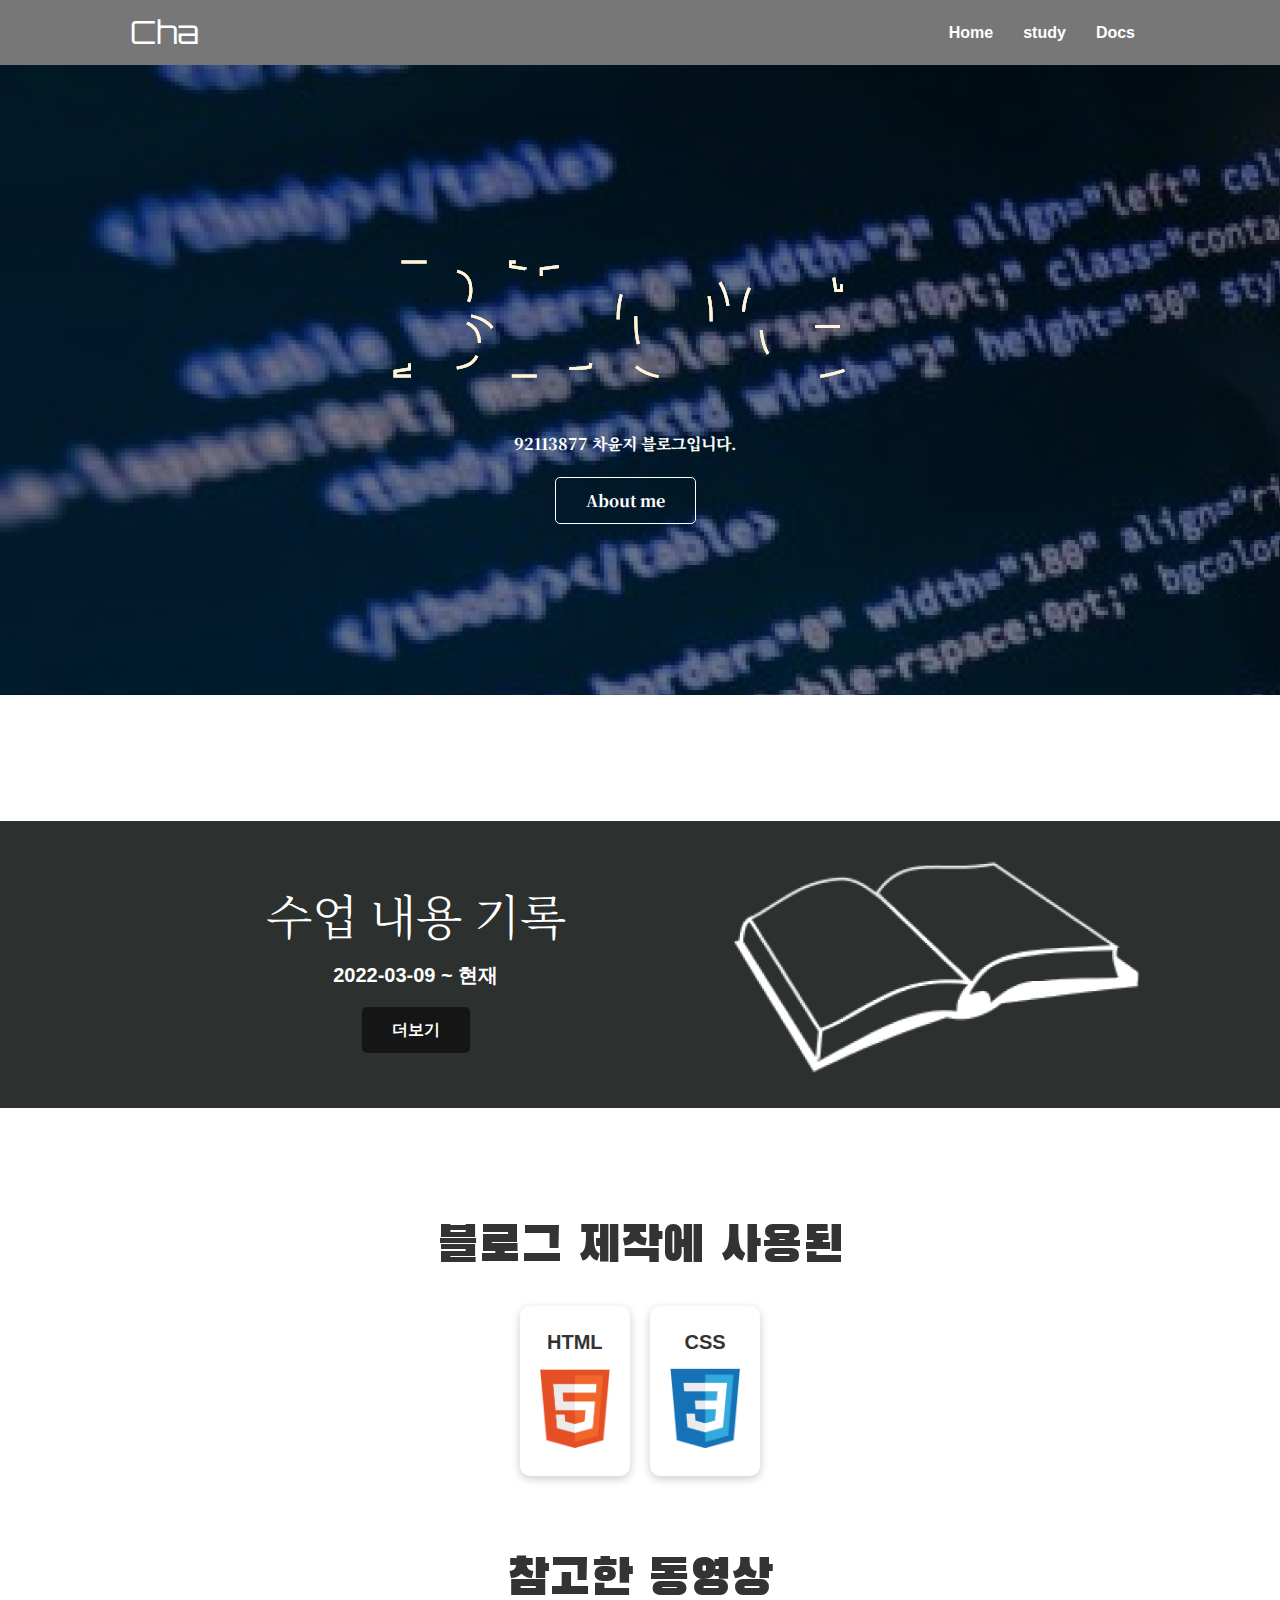
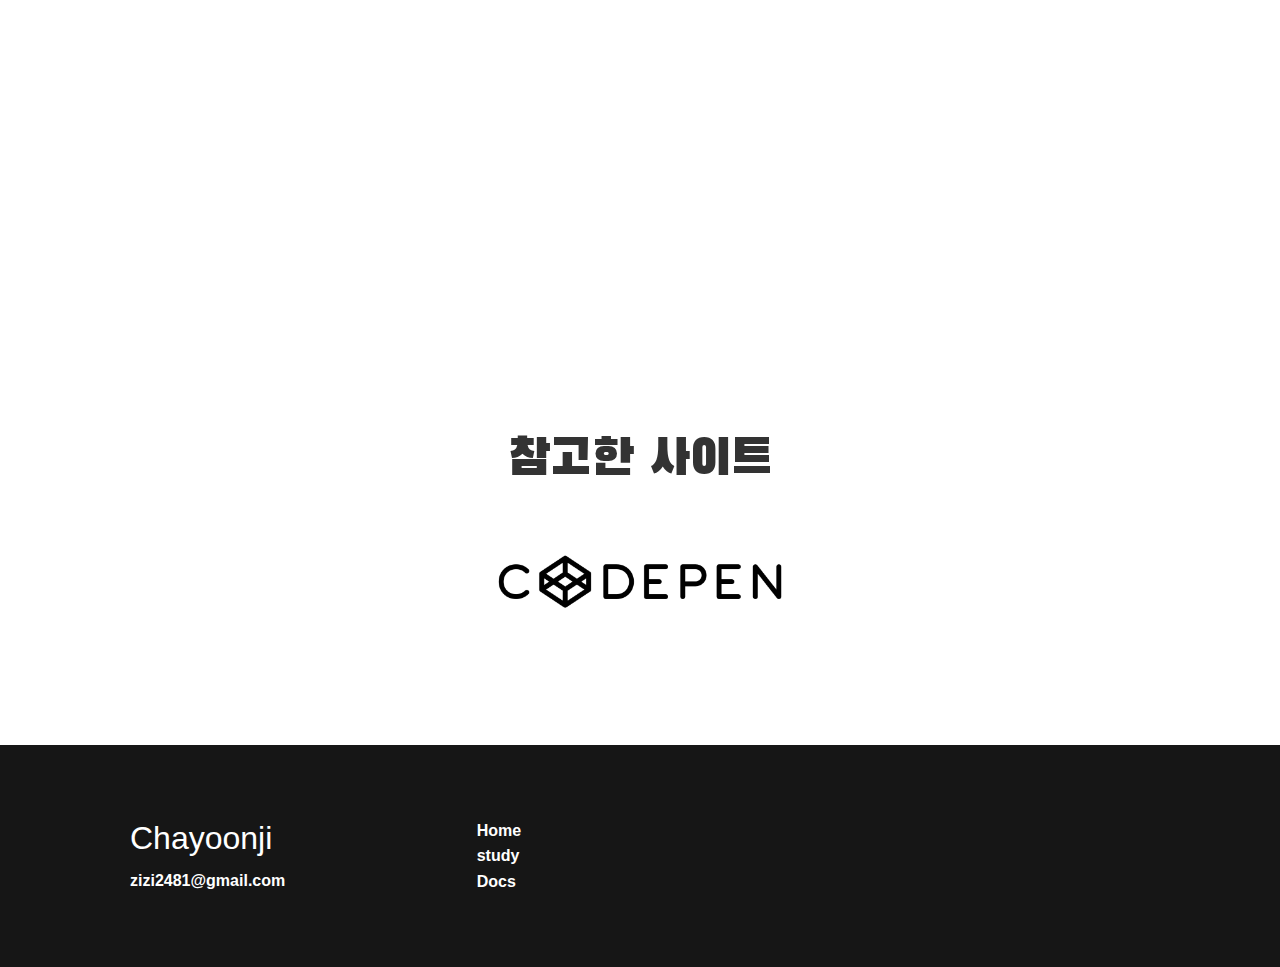
<file: index.html>
<!DOCTYPE html>
<html lang="en">
<head>
    <meta charset="UTF-8">
    <meta name="viewport" content="width=device-width, initial-scale=1.0">
    <link rel="stylesheet" href="https://cdnjs.cloudflare.com/ajax/libs/font-awesome/5.15.1/css/all.min.css" integrity="sha512-+4zCK9k+qNFUR5X+cKL9EIR+ZOhtIloNl9GIKS57V1MyNsYpYcUrUeQc9vNfzsWfV28IaLL3i96P9sdNyeRssA==" crossorigin="anonymous" />
    <link rel="stylesheet" href="css/utilities.css">
    <link rel="stylesheet" href="css/style.css">
    <title>chayoonji gwaje</title>
    <link rel="preconnect" href="https://fonts.googleapis.com">
<!-- 폰트-->

<link rel="preconnect" href="https://fonts.gstatic.com" crossorigin>
<link href="https://fonts.googleapis.com/css2?family=Bebas+Neue&family=Orbitron:wght@500&display=swap" rel="stylesheet">

<link rel="preconnect" href="https://fonts.googleapis.com">
<link rel="preconnect" href="https://fonts.gstatic.com" crossorigin>
<link href="https://fonts.googleapis.com/css2?family=Noto+Serif+KR:wght@300&display=swap" rel="stylesheet">

<link rel="preconnect" href="https://fonts.googleapis.com">
<link rel="preconnect" href="https://fonts.gstatic.com" crossorigin>
<link href="https://fonts.googleapis.com/css2?family=Black+Han+Sans&display=swap" rel="stylesheet">

</head>
<body>
    <!-- 메뉴바 -->
    <div class="navbar">
        <div class="container flex">
            <h1 class="logo">Cha</h1>
            <nav>
                <ul>
                    <li><a href="index.html">Home</a></li>
                    <li><a href="study.html">study</a></li>
                    <li><a href="docs.html">Docs</a></li>
                </ul>
            </nav>
        </div>
    </div>
    
    <!-- Showcase -->
    <section class="showcase">
        <div class="container grid">
            <div class="showcase-text">
                <svg viewBox="0 0 960 300">
                    <symbol id="s-text">
                        <text text-anchor="middle" x="50%" y="80%"> BLOG
                        </text>
                    </symbol>
                
                    <g class = "g-ants">
                        <use xlink:href="#s-text" class="text-copy"></use>
                        <use xlink:href="#s-text" class="text-copy"></use>
                        <use xlink:href="#s-text" class="text-copy"></use>
                        <use xlink:href="#s-text" class="text-copy"></use>
                        <use xlink:href="#s-text" class="text-copy"></use>
                    </g>
                </svg>
                <p>92113877 차윤지 블로그입니다.</p>
                <a href="aboutme.html" class="btn btn-outline">About me</a>
            </div>

            <!-- <div class="showcase-form card">
                <h2>리퀘스트</h2>
                 <form>
                    <div class="form-control">
                        <input type="text" name="name" placeholder="Name" required>
                    </div>
                    <div class="form-control">
                        <input type="text" name="company" placeholder="Company Name" required>
                    </div>
                    <div class="form-control">
                        <input type="email" name="email" placeholder="Email" required>
                    </div>
                    <input type="submit" value="Send" class="btn btn-primary">
                </form>
            </div> -->
        </div>
    </section>

<br>
<br>
<br>
<br>

    <!-- Cloud -->
    <section class="cloud bg-primary my-2 py-2">
        <div class="container grid">
            <div class="text-center">
                <h2 class="lg" id="수업내용기록">수업 내용 기록</h2>
                <p class="lead my-1" id="수업내용날">2022-03-09 ~ 현재</p>
                <a href="/study.html" class="btn btn-dark" id="수업내용더보기">더보기</a>
            </div>
            <img src="images/책.png" alt="" >
        </div>
    </section>

<br>
<br>
<br>



    <!-- Languages -->
    <section class="languages">
        <h2 class="mediaexampletext">
            블로그 제작에 사용된
        </h2>
        <div class="container flex">
            <div class="card">
                <h4>HTML</h4>
                <img src="images/logos/html.png" width="80" height="80" alt="">
            </div>
            <div class="card">
                <h4>CSS</h4>
                <img src="images/logos/css.png" width="80" height="80" alt="">
              </div>
              
              <!-- <div class="card-2">
                <h4>javascript</h4>
                <img src="images/logos/javascript.png" width="85" height="85" alt="">
              </div> -->
        </div>
    </section>
    <br>



    <section class="mediaexample">
        <div class="media">
            <div class="showcase-text">
                <h2 class="mediaexampletext">
                    참고한 동영상
                </h2>
            </div>

            <div align="center" class="video-container">
                <iframe width="560" height="315" src="https://www.youtube.com/embed/p0bGHP-PXD4" title="YouTube video player" frameborder="0" allow="accelerometer; autoplay; clipboard-write; encrypted-media; gyroscope; picture-in-picture" allowfullscreen></iframe>
            </div>
    </section>

    <br>
<br>
<br>

    <section class="mediaexample">
        <div class="media">
            <div class="showcase-text">
                <h2 class="mediaexampletext">
                    참고한 사이트
                </h2>
            </div>

            <div align="center">
                <a href="https://codepen.io/" target="_blank"><img src="/images/codepen_logo_icon_169360.png" alt="위의 이미지를 누르면 연결됩니다."></a>
            </div>
    </section>


<br>
<br>
<br>


    <!-- 하단 -->
    <footer class="footer bg-dark py-5">
        <div class="container grid grid-3">
            <div>
                <h1>Chayoonji
                </h1>
                <p>zizi2481@gmail.com</p>
            </div>
            <nav>
                <ul>
                    <li><a href="index.html">Home</a></li>
                    <li><a href="study.html">study</a></li>
                    <li><a href="docs.html">Docs</a></li>
                </ul>
            </nav>
            <div class="social">
                <a href="#"><i class="fab fa-github fa-2x"></i></a>
                <a href="#"><i class="fab fa-facebook fa-2x"></i></a>
                <a href="#"><i class="fab fa-instagram fa-2x"></i></a>
                <a href="#"><i class="fab fa-twitter fa-2x"></i></a>
            </div>
        </div>
    </footer>


</body>
</html>
</file>
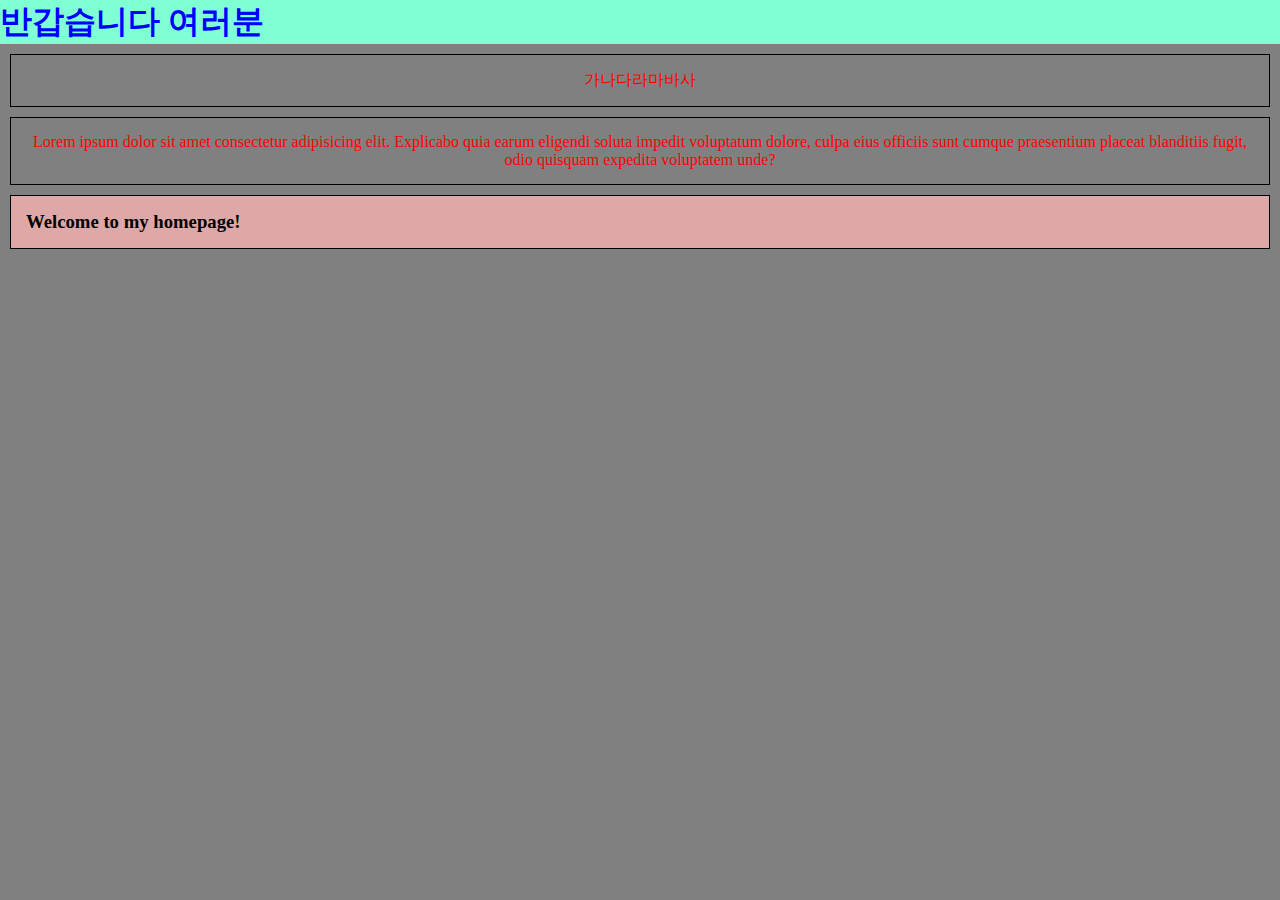
<file: 03-24수업/css/index.html>
<!DOCTYPE html>
<html lang="en">
<head>
    <meta charset="UTF-8">
    <meta http-equiv="X-UA-Compatible" content="IE=edge">
    <meta name="viewport" content="width=device-width, initial-scale=1.0">
    <title>Document</title>
    <link rel="stylesheet" href="style.css">
</head>
<body>
    <h1>반갑습니다 여러분</h1>
    <p class="accent">가나다라마바사</p>
    <p class="accent">Lorem ipsum dolor sit amet consectetur adipisicing elit. Explicabo quia earum eligendi soluta impedit voluptatum dolore, culpa eius officiis sunt cumque praesentium placeat blanditiis fugit, odio quisquam expedita voluptatem unde?</p>
    <h3 class="accent bg">Welcome to my homepage!</h3>

</body>
</html>
</file>
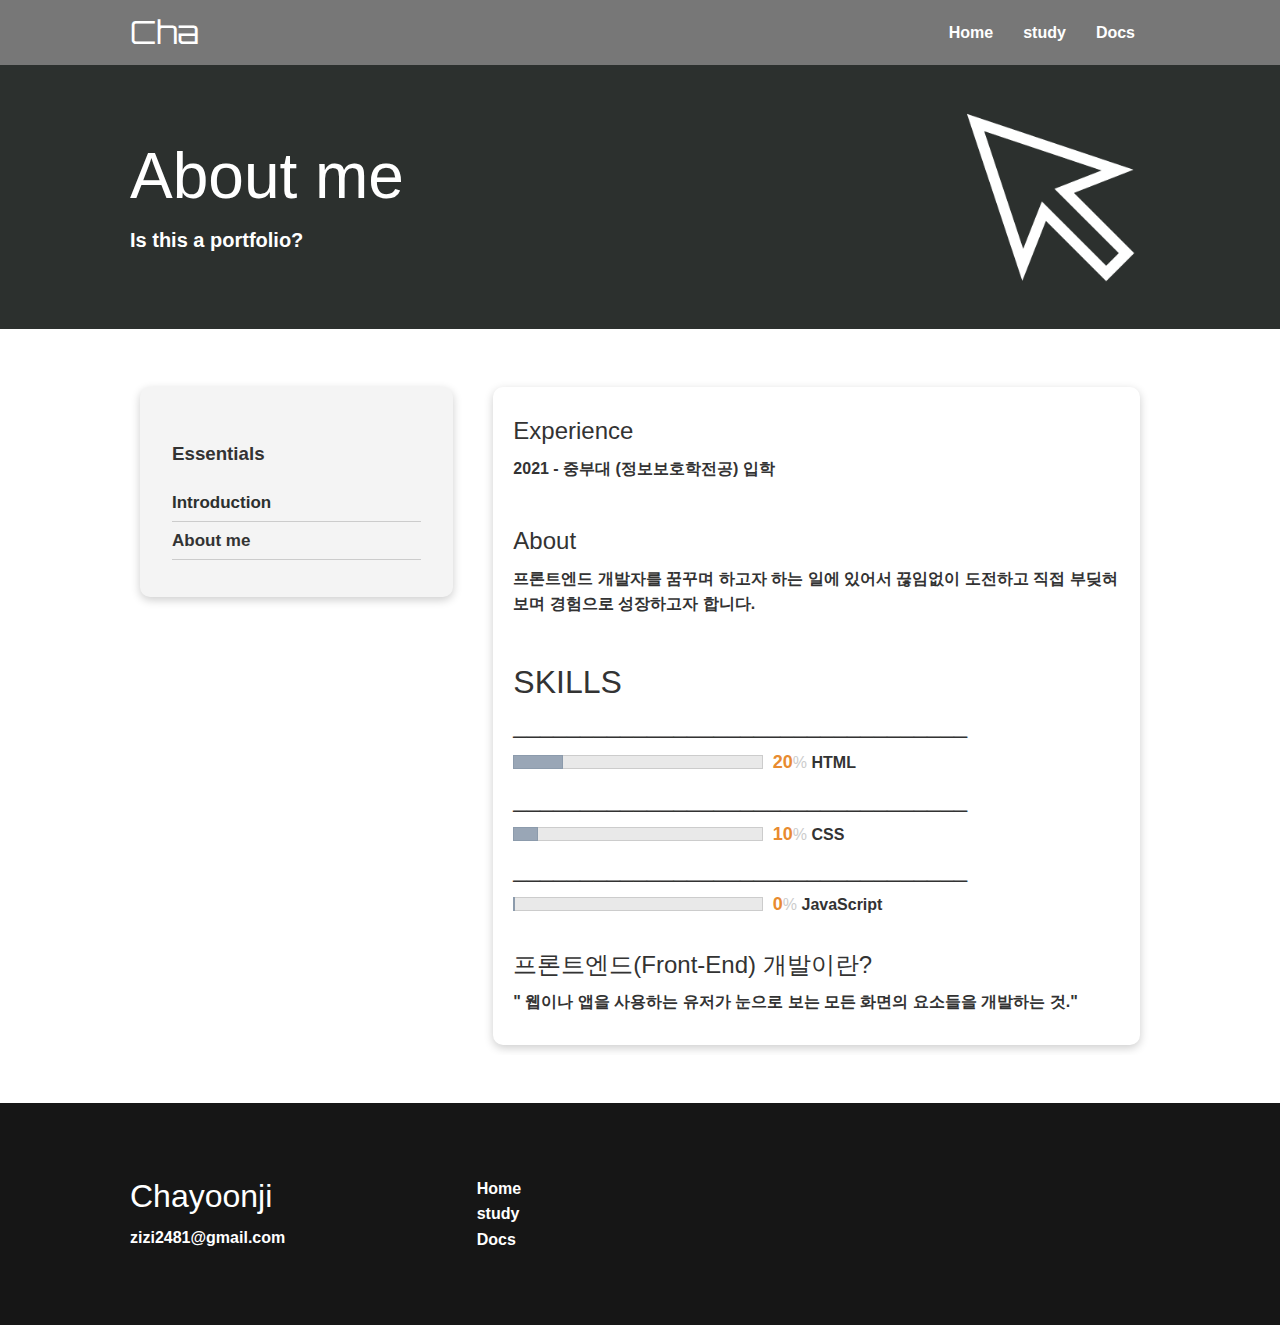
<file: aboutme.html>
<!DOCTYPE html>
<html lang="en">
  <head>
    <meta charset="UTF-8" />
    <meta name="viewport" content="width=device-width, initial-scale=1.0" />
    <link
      rel="stylesheet"
      href="https://cdnjs.cloudflare.com/ajax/libs/font-awesome/5.15.1/css/all.min.css"
      integrity="sha512-+4zCK9k+qNFUR5X+cKL9EIR+ZOhtIloNl9GIKS57V1MyNsYpYcUrUeQc9vNfzsWfV28IaLL3i96P9sdNyeRssA=="
      crossorigin="anonymous"
    />
    <link rel="stylesheet" href="css/utilities.css" />
    <link rel="stylesheet" href="css/style.css" />
    <title>chayoonji gwaje</title>
  </head>
  <body>
    <!-- Navbar -->
    <div class="navbar">
      <div class="container flex">
        <h1 class="logo">Cha</h1>
        <nav>
          <ul>
            <li><a href="index.html">Home</a></li>
            <li><a href="study.html">study</a></li>
            <li><a href="docs.html">Docs</a></li>
          </ul>
        </nav>
      </div>
    </div>

    <!-- Head -->
    <section class="docs-head bg-primary py-3">
      <div class="container grid">
        <div>
          <h1 class="xl">About me</h1>
          <p class="lead">Is this a portfolio?</p>
        </div>
        <img src="/images/커서.png" alt="" />
      </div>
    </section>

    <!-- Docs main -->
    <section class="docs-main my-4">
      <div class="container grid">
        <div class="card bg-light p-3">
          <h3 class="my-2">Essentials</h3>
          <nav>
            <ul>
              <li><a class="text-primary" href="docs.html">Introduction</a></li>
              <li><a href="aboutme.html">About me</a></li>
            </ul>
          </nav>

          <!-- <h3 class="my-2">Deployment</h3>
          <nav>
            <ul>
              <li><a href="#">Setting up a container</a></li>
              <li><a href="#">Using the CLI</a></li>
            </ul>
          </nav> -->
        </div>
        <div class="card">
          <h2>Experience</h2>
          <p>2021 - 중부대 (정보보호학전공) 입학</p>

          <br />
          <h2>About</h2>
          <p>
            프론트엔드 개발자를 꿈꾸며 하고자 하는 일에 있어서 끊임없이 도전하고
            직접 부딪혀보며 경험으로 성장하고자 합니다.
          </p>

          <br />

          <meta charset="UTF-8" />
          <style type="text/css">
            /* Inline Bar Graph */
            .iGraph {
              white-space: nowrap;
              line-height: normal;
            }
            .iGraph .gBar {
              display: inline-block;
              width: 250px;
              height: 14px;
              margin: 0 5px 0 0;
              border: 1px solid #ccc;
              background: #e9e9e9;
              font-size: 11px;
            }
            .iGraph .gAction {
              display: inline-block;
              height: 14px;
              border: 1px solid #8c9bac;
              background: #99a6b6;
              margin: -1px;
            }
            .iGraph .gPercent {
              font: 16px Arial, Helvetica, sans-serif;
              color: #ccc;
            }
            .iGraph .gPercent strong {
              font-size: 18px;
              color: #e88b30;
            }
          </style>
          <h1>SKILLS</h1>
          <h2>__________________________________</h2>
          <p>
            <span class="iGraph">
              <span class="gBar"
                ><span class="gAction" style="width: 20%"></span
              ></span>
              <span class="gPercent"><strong>20</strong>%</span>
            </span>
            HTML
          </p>
          <h2>__________________________________</h2>
          <ul>
            <li class="iGraph">
              <span class="gBar"
                ><span class="gAction" style="width: 10%"></span
              ></span>
              <span class="gPercent"><strong>10</strong>%</span> CSS
            </li>
          </ul>
          <h2>__________________________________</h2>
          <ul>
            <li class="iGraph">
              <span class="gBar"
                ><span class="gAction" style="width: 0%"></span
              ></span>
              <span class="gPercent"><strong>0</strong>%</span> JavaScript
            </li>
          </ul>
          <br />
          <h2>프론트엔드(Front-End) 개발이란?</h2>
          <p>
            " 웹이나 앱을 사용하는 유저가 눈으로 보는 모든 화면의 요소들을
            개발하는 것."
          </p>
        </div>
      </div>
    </section>

    <!-- 하단 -->
    <footer class="footer bg-dark py-5">
      <div class="container grid grid-3">
        <div>
          <h1>Chayoonji</h1>
          <p>zizi2481@gmail.com</p>
        </div>
        <nav>
          <ul>
            <li><a href="index.html">Home</a></li>
            <li><a href="study.html">study</a></li>
            <li><a href="docs.html">Docs</a></li>
          </ul>
        </nav>
        <div class="social">
          <a href="#"><i class="fab fa-github fa-2x"></i></a>
          <a href="#"><i class="fab fa-facebook fa-2x"></i></a>
          <a href="#"><i class="fab fa-instagram fa-2x"></i></a>
          <a href="#"><i class="fab fa-twitter fa-2x"></i></a>
        </div>
      </div>
    </footer>
  </body>
</html>
</file>
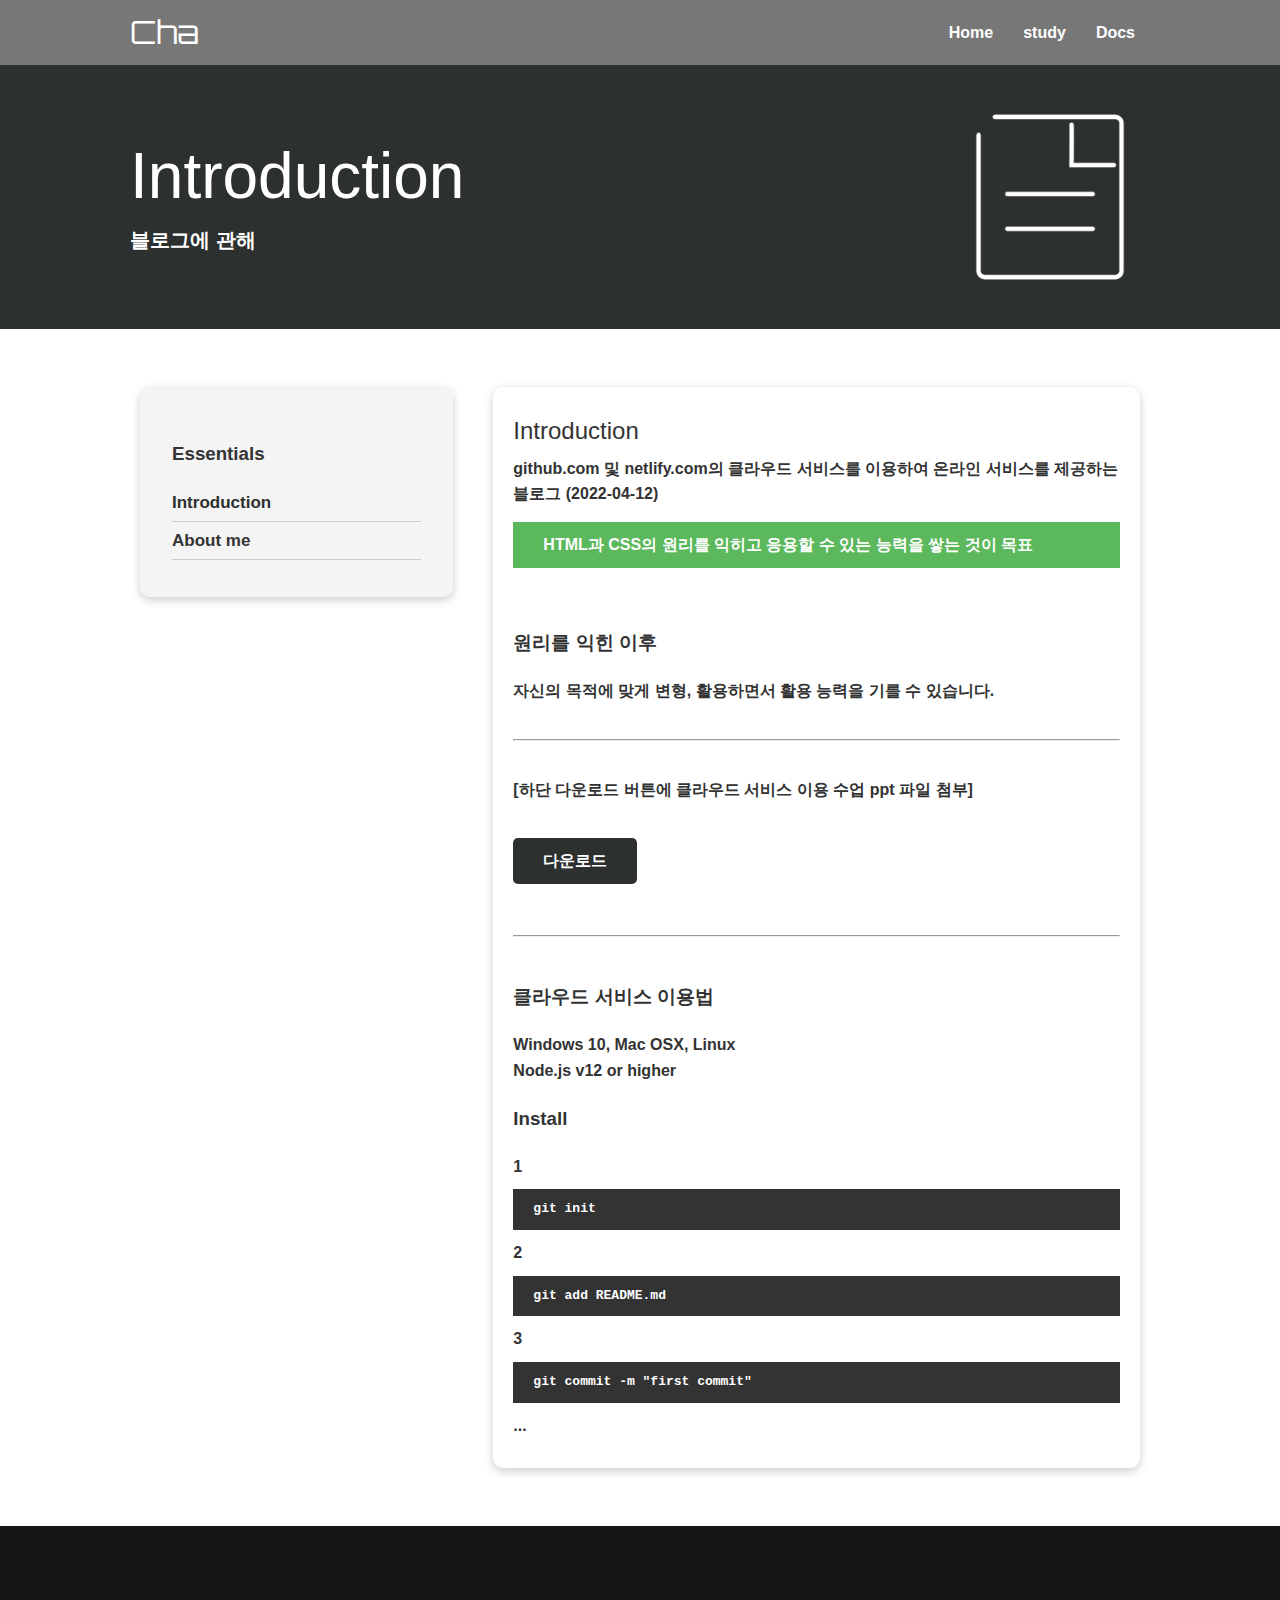
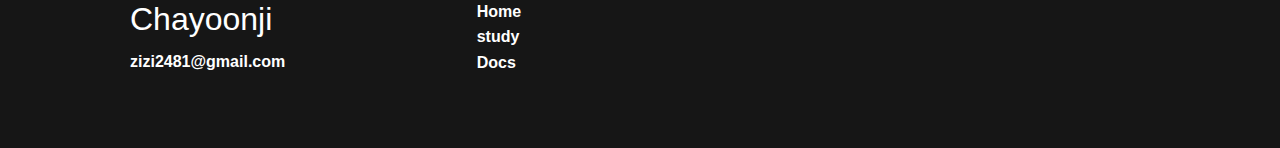
<file: docs.html>
<!DOCTYPE html>
<html lang="en">
  <head>
    <meta charset="UTF-8" />
    <meta name="viewport" content="width=device-width, initial-scale=1.0" />
    <link
      rel="stylesheet"
      href="https://cdnjs.cloudflare.com/ajax/libs/font-awesome/5.15.1/css/all.min.css"
      integrity="sha512-+4zCK9k+qNFUR5X+cKL9EIR+ZOhtIloNl9GIKS57V1MyNsYpYcUrUeQc9vNfzsWfV28IaLL3i96P9sdNyeRssA=="
      crossorigin="anonymous"
    />
    <link rel="stylesheet" href="css/utilities.css" />
    <link rel="stylesheet" href="css/style.css" />
    <title>chayoonji gwaje</title>
  </head>
  <body>
    <!-- Navbar -->
    <div class="navbar">
      <div class="container flex">
        <h1 class="logo">Cha</h1>
        <nav>
          <ul>
            <li><a href="index.html">Home</a></li>
            <li><a href="study.html">study</a></li>
            <li><a href="docs.html">Docs</a></li>
          </ul>
        </nav>
      </div>
    </div>

    <!-- Head -->
    <section class="docs-head bg-primary py-3">
      <div class="container grid">
        <div>
          <h1 class="xl">Introduction</h1>
          <p class="lead">블로그에 관해</p>
        </div>
        <img src="images/docs.png" alt="" />
      </div>
    </section>

    <!-- Docs main -->
    <section class="docs-main my-4">
      <div class="container grid">
        <div class="card bg-light p-3">
          <h3 class="my-2">Essentials</h3>
          <nav>
            <ul>
              <li><a class="text-primary" href="docs.html">Introduction</a></li>
              <li><a href="aboutme.html">About me</a></li>
            </ul>
          </nav>
        </div>
        <div class="card">
          <h2>Introduction</h2>
          <p>
            github.com 및 netlify.com의 클라우드 서비스를 이용하여 온라인
            서비스를 제공하는 블로그 (2022-04-12)
          </p>

          <div class="alert alert-success">
            <i class="fas fa-info"></i> HTML과 CSS의 원리를 익히고 응용할 수
            있는 능력을 쌓는 것이 목표
          </div>
          <br />
          <h3>원리를 익힌 이후</h3>
          <p>
            자신의 목적에 맞게 변형, 활용하면서 활용 능력을 기를 수 있습니다.
          </p>
          <br />
          <hr />
          <br />
          <p>[하단 다운로드 버튼에 클라우드 서비스 이용 수업 ppt 파일 첨부]</p>

          <br />

          <a
            href="/다운로드파일/0-홈페이지등록.pptx"
            download="0-홈페이지 등록"
            class="btn btn-primary"
            >다운로드</a
          >

          <br />
          <br />
          <br />
          <hr />
          <br />

          <h3>클라우드 서비스 이용법</h3>
          <ul>
            <li>Windows 10, Mac OSX, Linux</li>
            <li>Node.js v12 or higher</li>
          </ul>

          <h3>Install</h3>
          <p>1</p>
          <pre><code>git init</code></pre>
          <p>2</p>
          <pre><code>git add README.md</code></pre>
          <p>3</p>
          <pre><code>git commit -m "first commit"</code></pre>
          <p>...</p>
        </div>
      </div>
    </section>

    <!-- 하단 -->
    <footer class="footer bg-dark py-5">
      <div class="container grid grid-3">
        <div>
          <h1>Chayoonji</h1>
          <p>zizi2481@gmail.com</p>
        </div>
        <nav>
          <ul>
            <li><a href="index.html">Home</a></li>
            <li><a href="study.html">study</a></li>
            <li><a href="docs.html">Docs</a></li>
          </ul>
        </nav>
        <div class="social">
          <a href="#"><i class="fab fa-github fa-2x"></i></a>
          <a href="#"><i class="fab fa-facebook fa-2x"></i></a>
          <a href="#"><i class="fab fa-instagram fa-2x"></i></a>
          <a href="#"><i class="fab fa-twitter fa-2x"></i></a>
        </div>
      </div>
    </footer>
  </body>
</html>
</file>
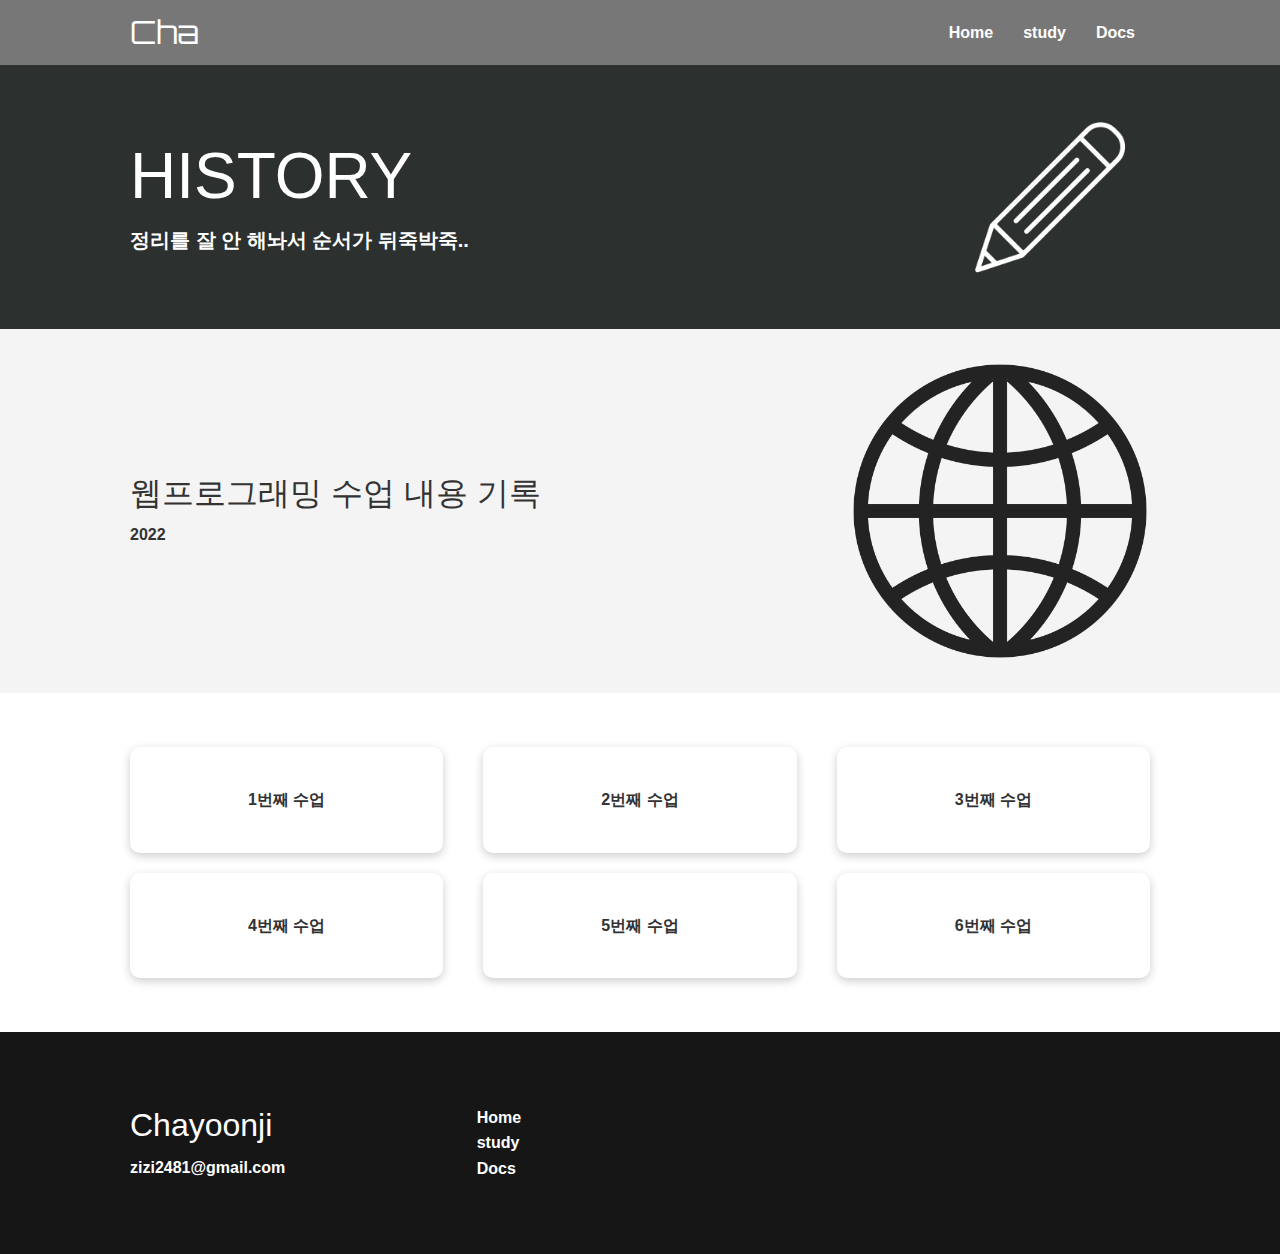
<file: study.html>
<!DOCTYPE html>
<html lang="en">
  <head>
    <meta charset="UTF-8" />
    <meta name="viewport" content="width=device-width, initial-scale=1.0" />
    <link
      rel="stylesheet"
      href="https://cdnjs.cloudflare.com/ajax/libs/font-awesome/5.15.1/css/all.min.css"
      integrity="sha512-+4zCK9k+qNFUR5X+cKL9EIR+ZOhtIloNl9GIKS57V1MyNsYpYcUrUeQc9vNfzsWfV28IaLL3i96P9sdNyeRssA=="
      crossorigin="anonymous"
    />
    <link rel="stylesheet" href="css/utilities.css" />
    <link rel="stylesheet" href="css/style.css" />
    <title>chayoonji gwaje</title>
  </head>
  <body>
    <!-- Navbar -->
    <div class="navbar">
      <div class="container flex">
        <h1 class="logo">Cha</h1>
        <nav>
          <ul>
            <li><a href="index.html">Home</a></li>
            <li><a href="study.html">study</a></li>
            <li><a href="docs.html">Docs</a></li>
          </ul>
        </nav>
      </div>
    </div>

    <!-- Head -->
    <section class="features-head bg-primary py-3">
      <div class="container grid">
        <div>
          <h1 class="xl">HISTORY</h1>
          <p class="lead">정리를 잘 안 해놔서 순서가 뒤죽박죽..</p>
        </div>
        <img src="images/펜.png" alt="" />
      </div>
    </section>

    <!-- Sub head -->
    <section class="features-sub-head bg-light py-3">
      <div class="container grid">
        <div>
          <h1 class="md">웹프로그래밍 수업 내용 기록</h1>
          <p>2022</p>
        </div>
        <img src="images/server2.png" alt="" />
      </div>
    </section>

    <section class="features-main my-2">
      <div class="container grid grid-3">
        <div class="card flex">
          <p><a href="/첫 수업/firststudy.html">1번째 수업</a></p>
        </div>

        <div class="card flex">
          <p>
            <a href="/03-21수업/form/2번쨰수업.html">2번째 수업</a>
          </p>
        </div>

        <div class="card flex">
          <p>
            <a href="/3번째/bg-clip.html">3번째 수업</a>
          </p>
        </div>

        <div class="card flex">
          <p>
            <a href="/4번쨰/ani-3.html">4번째 수업</a>
          </p>
        </div>

        <div class="card flex">
          <p>
            <a href="/5번째/flex-1.html">5번째 수업</a>
          </p>
        </div>

        <div class="card flex">
          <p>
            <a href="/6번째/부트스트랩.html">6번째 수업</a>
          </p>
        </div>
      </div>
    </section>

    <!-- 하단 -->
    <footer class="footer bg-dark py-5">
      <div class="container grid grid-3">
        <div>
          <h1>Chayoonji</h1>
          <p>zizi2481@gmail.com</p>
        </div>
        <nav>
          <ul>
            <li><a href="index.html">Home</a></li>
            <li><a href="study.html">study</a></li>
            <li><a href="docs.html">Docs</a></li>
          </ul>
        </nav>
        <div class="social">
          <a href="#"><i class="fab fa-github fa-2x"></i></a>
          <a href="#"><i class="fab fa-facebook fa-2x"></i></a>
          <a href="#"><i class="fab fa-instagram fa-2x"></i></a>
          <a href="#"><i class="fab fa-twitter fa-2x"></i></a>
        </div>
      </div>
    </footer>
  </body>
</html>
</file>
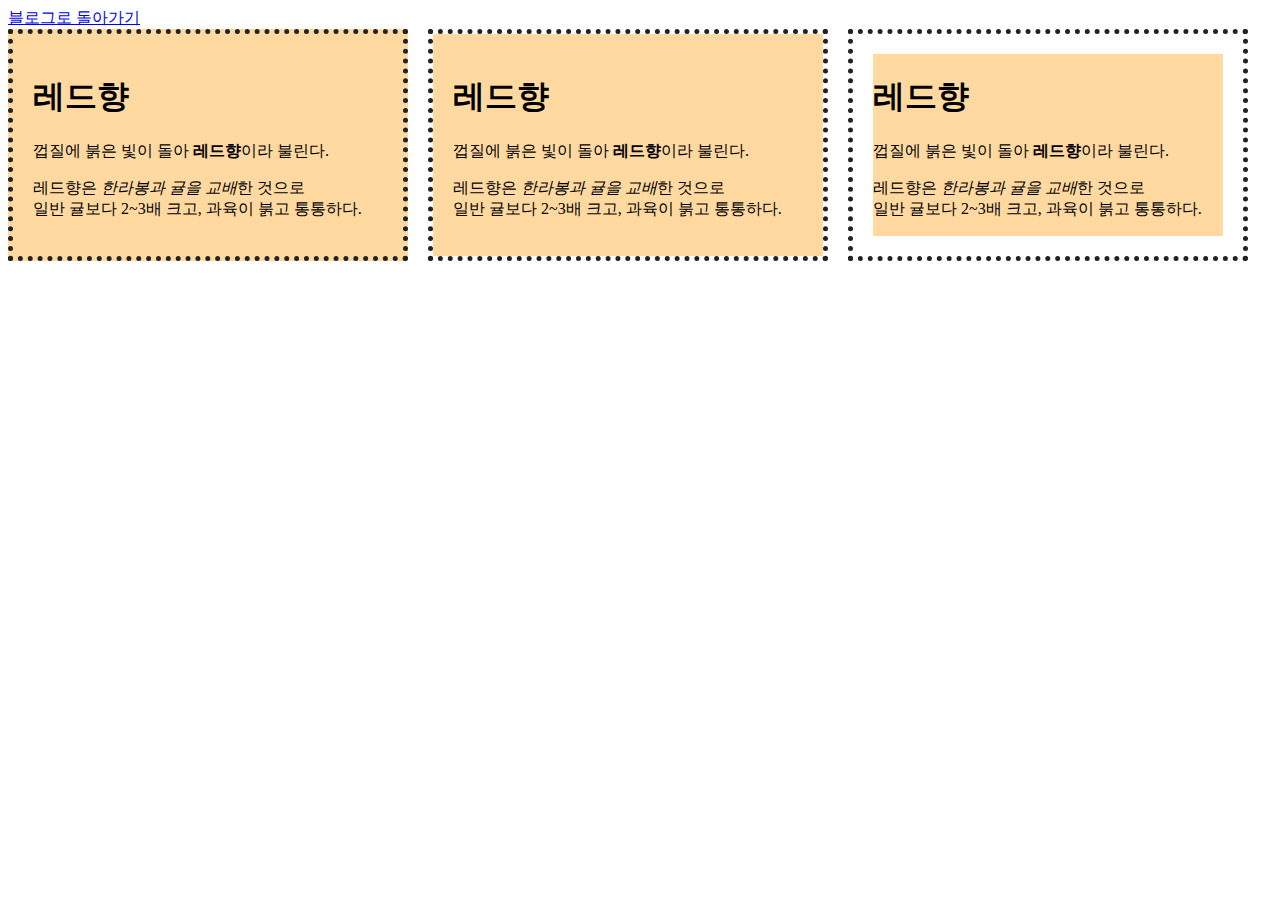
<file: 3번째/bg-clip.html>
<!DOCTYPE html>
<html lang="ko">
<head>
  <meta charset="UTF-8">
  <title>상품 소개 페이지</title>
  <style>
    .desc {
      border:5px dotted #222;
      background-color:#ffd9a0;
      width:350px;
      padding:20px;
      margin-right:20px;
      float:left;
    }
    #clip-border {
      background-clip: border-box;
    }
    #clip-padding {
      background-clip: padding-box;
    }
    #clip-content {
      background-clip: content-box;
    }
  </style>
</head>
<body>
  <a href="/study.html">블로그로 돌아가기</a>
  <div id="container">
    <div class="desc" id="clip-border">
      <h1>레드향</h1>
      <p>껍질에 붉은 빛이 돌아 <b>레드향</b>이라 불린다.</p>
      <p>레드향은 <em>한라봉과 귤을 교배</em>한 것으로<br>일반 귤보다 2~3배 크고, 과육이 붉고 통통하다.</p>
    </div>
    <div class="desc" id="clip-padding">
      <h1>레드향</h1>
      <p>껍질에 붉은 빛이 돌아 <b>레드향</b>이라 불린다.</p>
      <p>레드향은 <em>한라봉과 귤을 교배</em>한 것으로<br>일반 귤보다 2~3배 크고, 과육이 붉고 통통하다.</p>
    </div>
    <div class="desc" id="clip-content">
      <h1>레드향</h1>
      <p>껍질에 붉은 빛이 돌아 <b>레드향</b>이라 불린다.</p>
      <p>레드향은 <em>한라봉과 귤을 교배</em>한 것으로<br>일반 귤보다 2~3배 크고, 과육이 붉고 통통하다.</p>
    </div>        
  </div>
</body>
</html>
</file>
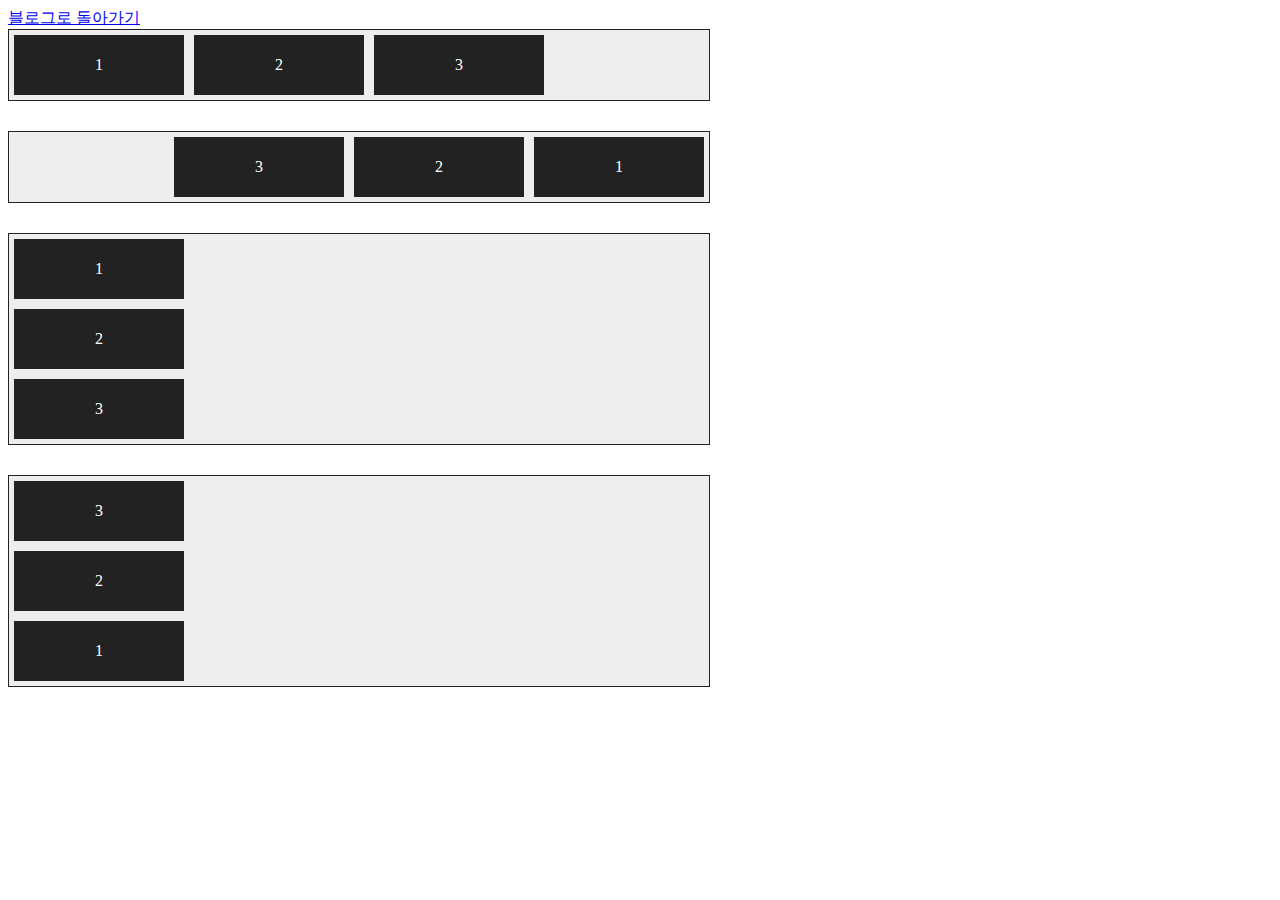
<file: 5번째/flex-1.html>
﻿<!DOCTYPE html>
<html lang="ko">
  <head>
    <meta charset="UTF-8" />
    <a href="/study.html">블로그로 돌아가기</a>
    <title>플렉스 박스 레이아웃</title>
    <meta name="viewport" content="width=device-width, initial-scale=1" />
    <style>
      .container {
        width: 700px;
        display: flex; /* 플렉스 컨테이너 지정 */
        background-color: #eee;
        border: 1px solid #222;
        margin-bottom: 30px;
      }
      .box {
        padding: 5px 45px;
        margin: 5px;
        width: 80px;
        background-color: #222;
      }
      #opt1 {
        flex-direction: row; /* 왼쪽에서 오른쪽으로 */
      }
      #opt2 {
        flex-direction: row-reverse; /* 오른쪽에서 왼쪽으로 */
      }
      #opt3 {
        flex-direction: column; /* 위에서 아래로 */
      }
      #opt4 {
        flex-direction: column-reverse; /* 아래에서 위로 */
      }
      p {
        color: #fff;
        text-align: center;
      }
    </style>
  </head>
  <body>
    <div class="container" id="opt1">
      <div class="box"><p>1</p></div>
      <div class="box"><p>2</p></div>
      <div class="box"><p>3</p></div>
    </div>
    <div class="container" id="opt2">
      <div class="box"><p>1</p></div>
      <div class="box"><p>2</p></div>
      <div class="box"><p>3</p></div>
    </div>
    <div class="container" id="opt3">
      <div class="box"><p>1</p></div>
      <div class="box"><p>2</p></div>
      <div class="box"><p>3</p></div>
    </div>
    <div class="container" id="opt4">
      <div class="box"><p>1</p></div>
      <div class="box"><p>2</p></div>
      <div class="box"><p>3</p></div>
    </div>
  </body>
</html>
</file>
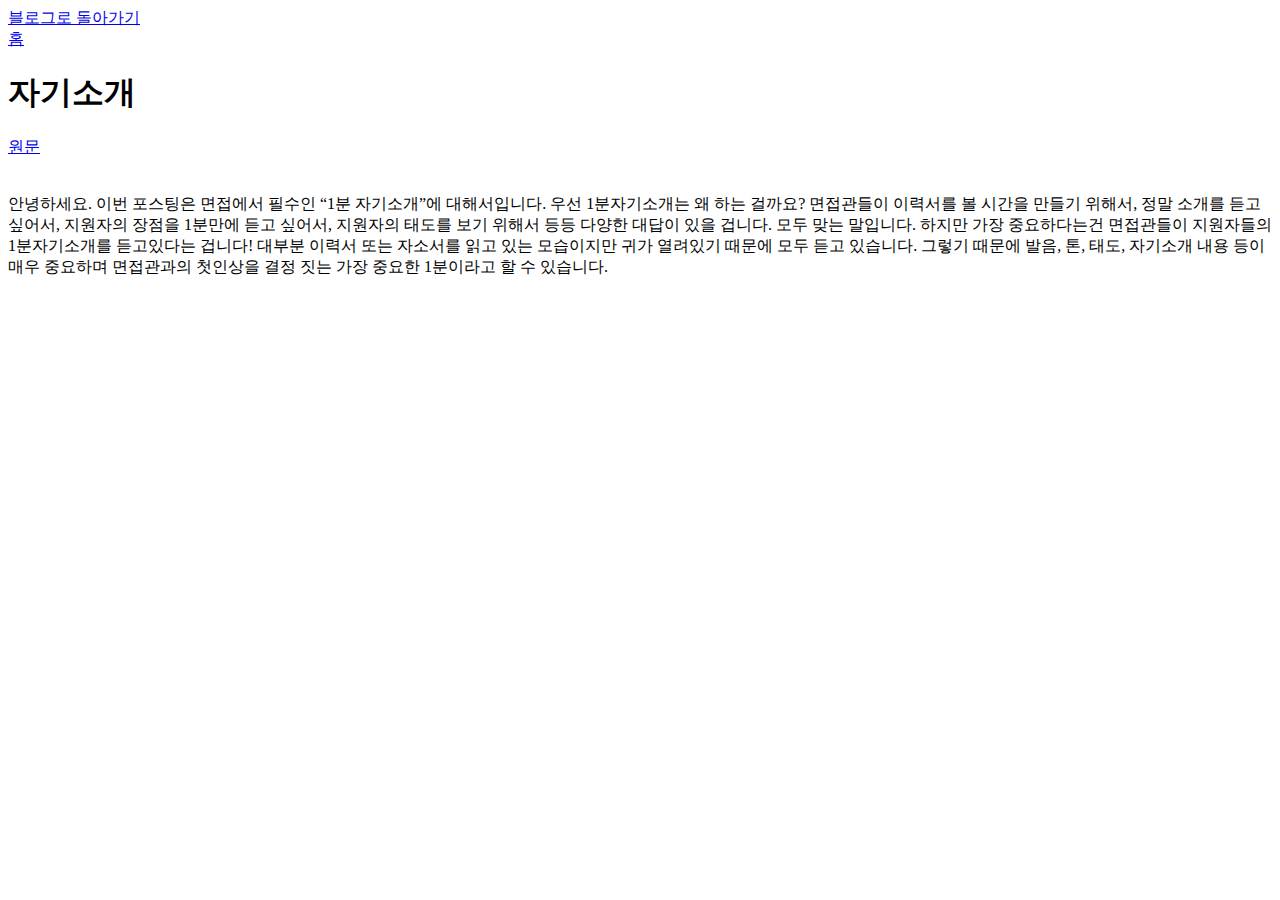
<file: 첫 수업/about.html>
<!DOCTYPE html>
<html lang="en">
<head>
    <meta charset="UTF-8">
    <meta http-equiv="X-UA-Compatible" content="IE=edge">
    <meta name="viewport" content="width=device-width, initial-scale=1.0">
    <title>About</title>
</head>
<body>
    <a href="/study.html">블로그로 돌아가기</a>
    <br>
    <a href="/첫 수업/firststudy.html">홈</a>
    
    <h1>자기소개</h1>
    <p>

        <a href="https://healthy-saram.com/1%EB%B6%84-%EC%9E%90%EA%B8%B0%EC%86%8C%EA%B0%9C-%ED%98%84%EC%8B%A4%EC%A0%81%EC%9D%B8-%EA%BF%80%ED%8C%81-%EA%B3%B5%EA%B0%9Cfeat-%EC%98%88%EC%8B%9C/">원문</a> 


        <br>
        <br>
        <br>
        안녕하세요. 이번 포스팅은 면접에서 필수인 “1분 자기소개”에 대해서입니다.

우선 1분자기소개는 왜 하는 걸까요? 면접관들이 이력서를 볼 시간을 만들기 위해서, 정말 소개를 듣고싶어서, 지원자의 장점을 1분만에 듣고 싶어서, 지원자의 태도를 보기 위해서 등등 다양한 대답이 있을 겁니다.

모두 맞는 말입니다. 하지만 가장 중요하다는건 면접관들이 지원자들의 1분자기소개를 듣고있다는 겁니다!
대부분 이력서 또는 자소서를 읽고 있는 모습이지만 귀가 열려있기 때문에 모두 듣고 있습니다.

그렇기 때문에 발음, 톤, 태도, 자기소개 내용 등이 매우 중요하며 면접관과의 첫인상을 결정 짓는 가장 중요한 1분이라고 할 수 있습니다.
    </p>
</body>
</html>
</file>
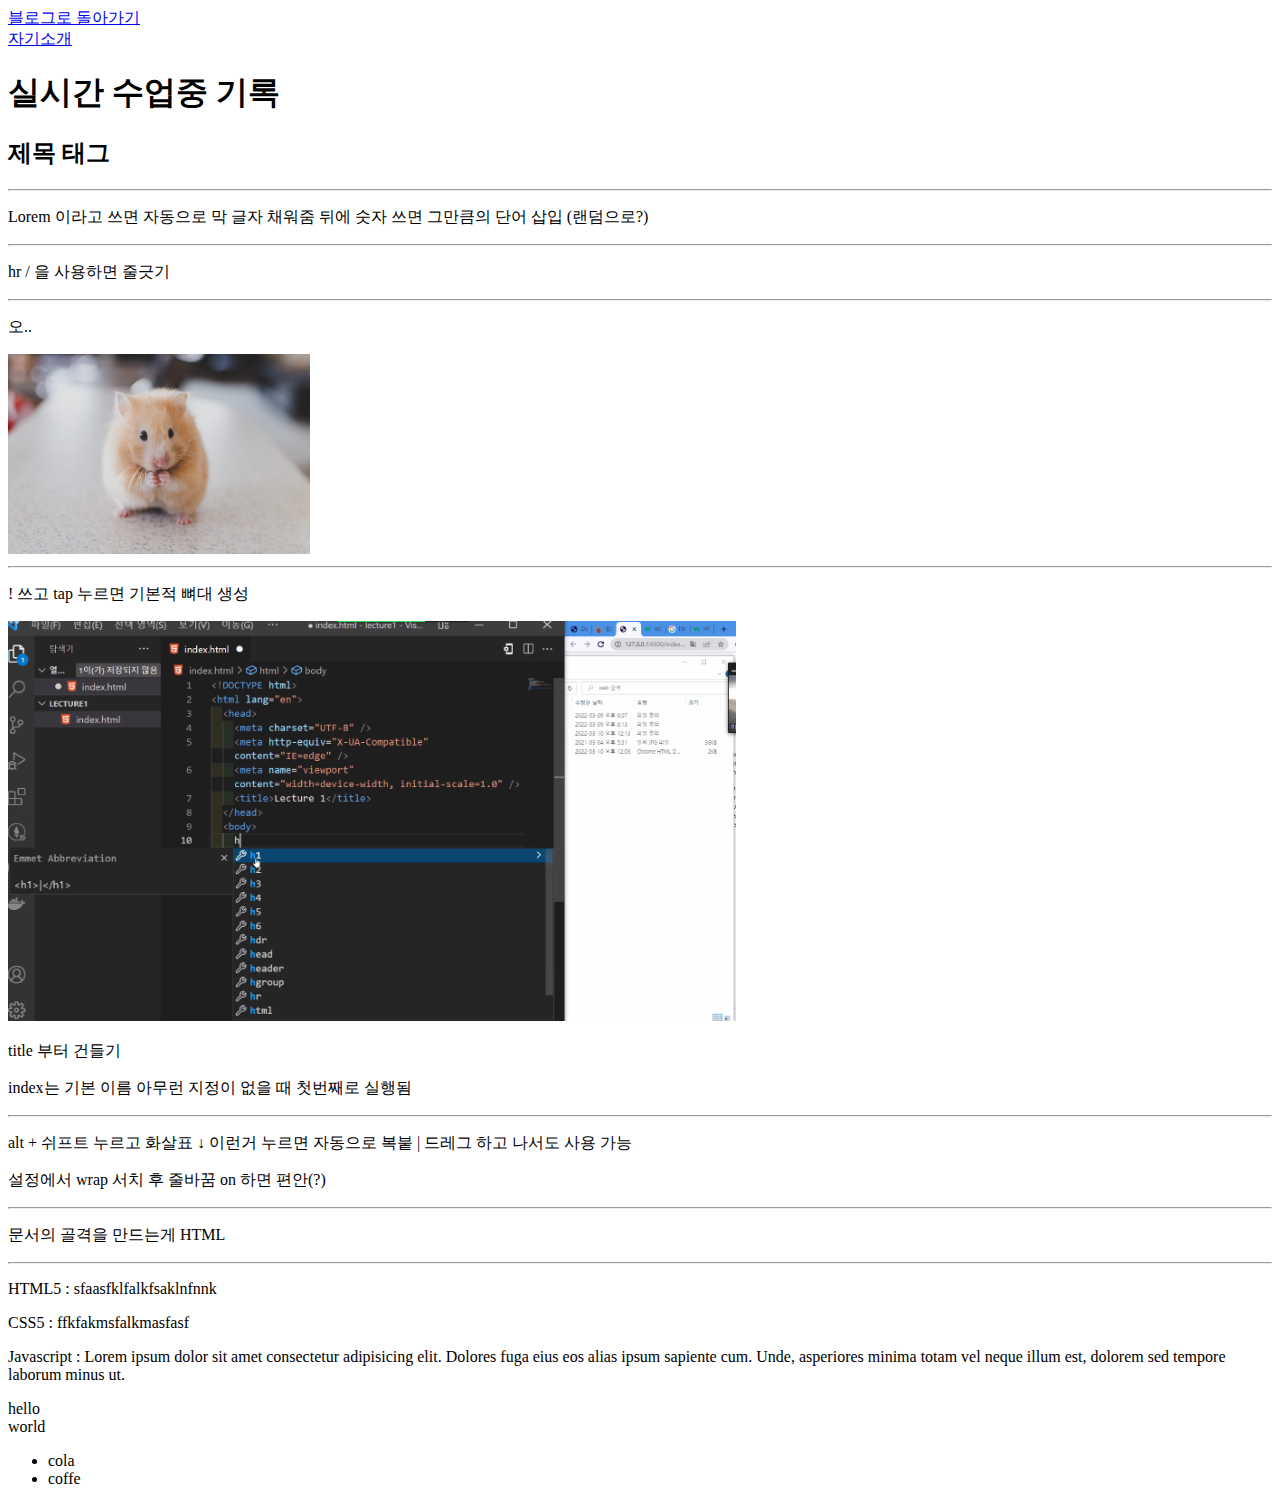
<file: 첫 수업/firststudy.html>
<!DOCTYPE html>
<html lang="en">
    <head>
        <title>강의자료실</title>
    </head>
    
    <body>
        <a href="/study.html">블로그로 돌아가기</a>
        <br>
        <a href="about.html">자기소개</a>
        <h1> 실시간 수업중 기록 </h1>
        <h2>제목 태그</h2>
        <hr />

        <p>Lorem 이라고 쓰면 자동으로 막 글자 채워줌 뒤에 숫자 쓰면 그만큼의 단어 삽입 (랜덤으로?)</p>

        <hr />

        <p>hr / 을 사용하면 줄긋기</p>

        <hr />

        <p>오..</p>
        <img src="anythinf.jpg" height="200px">

        <hr />

        <p>! 쓰고 tap 누르면 기본적 뼈대 생성</p>
        <img src="asfasd.PNG" height="400px">
        <p>   title 부터 건들기</p>
        <p>   index는 기본 이름 아무런 지정이 없을 때 첫번째로 실행됨 </p>

        <hr />

        <p>alt + 쉬프트 누르고 화살표 ↓ 이런거 누르면 자동으로 복붙 | 드레그 하고 나서도 사용 가능</p>
        <p>설정에서 wrap 서치 후 줄바꿈 on 하면 편안(?)</p>
        <hr>


        <p> 문서의 골격을 만드는게 HTML </p>

        <hr />
        
        <p>HTML5 : sfaasfklfalkfsaklnfnnk</p>
        <p>CSS5 : ffkfakmsfalkmasfasf</p>
        <p>Javascript : Lorem ipsum dolor sit amet consectetur adipisicing elit. Dolores fuga eius eos alias ipsum sapiente cum. Unde, asperiores minima totam vel neque illum est, dolorem sed tempore laborum minus ut.</p>

        <div>
            <div> hello</div>
            <div> world</div>
        </div>

        <ul>
            <li>cola</li>
            <li>coffe</li>
        </ul>

    </body>
    
</html>
</file>
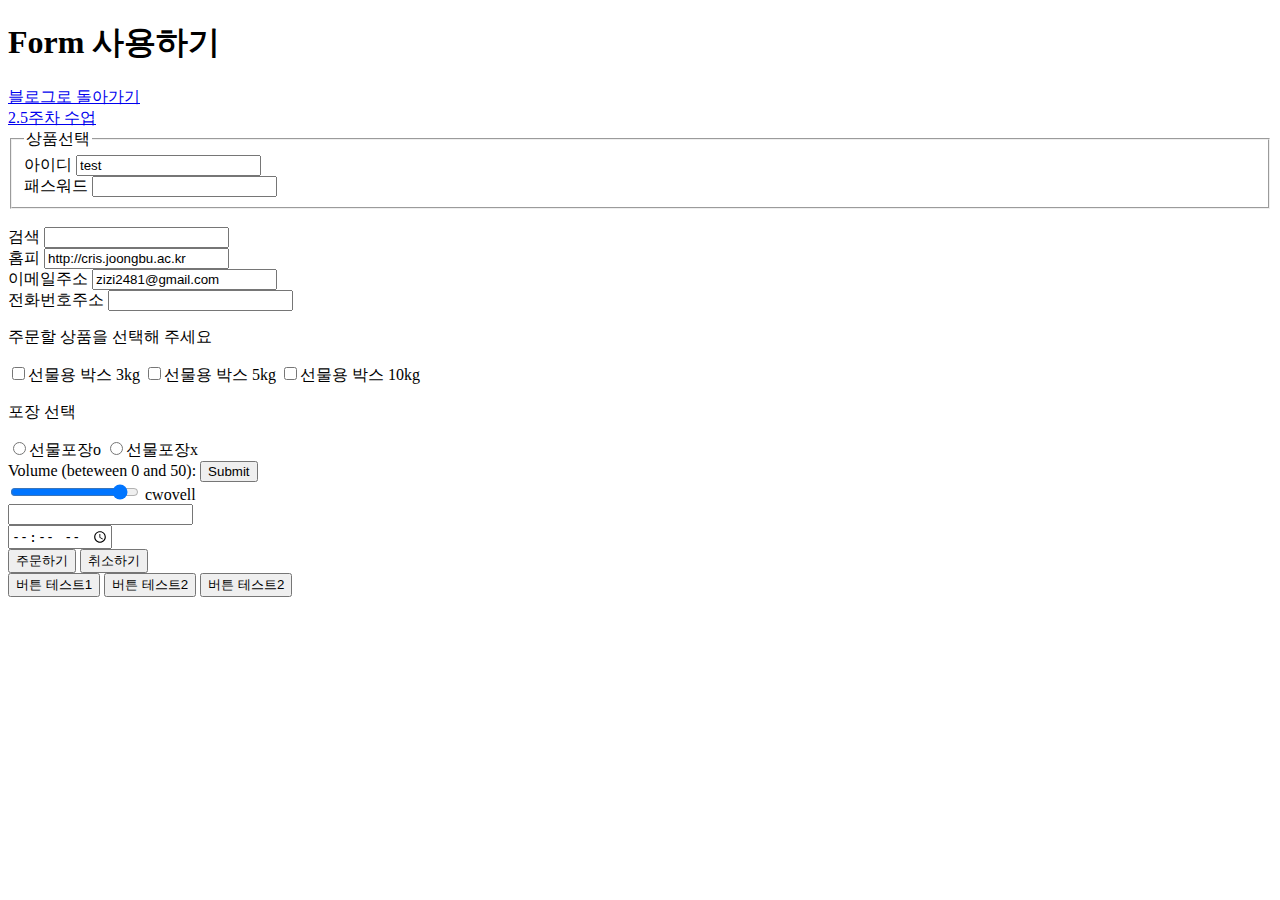
<file: 03-21수업/form/2번쨰수업.html>
<!DOCTYPE html>
<html lang="en">
<head>
    <meta charset="UTF-8">
    <meta http-equiv="X-UA-Compatible" content="IE=edge">
    <meta name="viewport" content="width=device-width, initial-scale=1.0">
    <title>Form</title>
</head>
<body>
    <h1>Form 사용하기</h1>

    <a href="/study.html">블로그로 돌아가기</a>

    <br>
    <a href="/03-24수업/css/index.html">2.5주차 수업</a>
    <br>
    <form method="post" action="about.html">
        <fieldset>
            <legend>상품선택</legend>
            <label for="userid">아이디</label>
            <input type="text" id="userid" value="test" maxlength="10"/>
            <br>
            <label for="passwd">패스워드</label>
            <input type="password" id="passwd" size="20" required/>
        </fieldset>
            <br>
            <label for="">검색 </label>
            <input type="search" name="" id="">
            <br>
            <label for="">홈피 </label>
            <input type="url" name="" id="" value="http://cris.joongbu.ac.kr" readonly>
            <br>
            <label for="">이메일주소 </label>
            <input type="email" name="" id="" value="zizi2481@gmail.com">
            <br>
            <label for="" autofocus>전화번호주소 </label>
            <input type="tel" name="" id="">
            <br>
            <p>주문할 상품을 선택해 주세요</p>
            <label for=""><input type="checkbox" value="1">선물용 박스 3kg</label>
            <label for=""><input type="checkbox" value="2">선물용 박스 5kg</label>
            <label for=""><input type="checkbox" value="3">선물용 박스 10kg</label>

            <p>포장 선택</p>
            <label for=""><input type="radio" name="gift" id="" value="yes">선물포장o</label>
            <label for=""><input type="radio" name="gift" id="" value="NO">선물포장x</label>

            <br>
            <label for="vol">Volume (beteween 0 and 50):</label>
            <input type="submit">

            <br>
            <input
            type="range"
            id="cwovell"
            name="cowbell"
            min="0"
            max="100"
            value="90"
            step="10"
            />
            <label for="cowbell">cwovell</label>

            <br>
            <input type="number" name="number" id="" >
            <br>
            <input type="time" name="" id="" >

            <br>

            <input type="submit" value="주문하기" >
            <input type="reset" value="취소하기" >
            <br>
            <input type="button" value="버튼 테스트1" >
            <input type="button" value="버튼 테스트2" >
            <button>버튼 테스트2</button>
            <input type="hidden">
        
        

    </form>
</body>
</html>
</file>
<file: css/utilities.css>
.container {
  max-width: 1100px;
  margin: 0 auto;
  overflow: auto;
  padding: 0 40px;
}

.card {
  background-color: #fff;
  color: #333;
  border-radius: 10px;
  box-shadow: 0 3px 10px rgba(0, 0, 0, 0.2);
  padding: 20px;
  margin: 10px;
}

.btn {
  display: inline-block;
  padding: 10px 30px;
  cursor: pointer;
  background: var(--primary-color);
  color: #fff;
  border: none;
  border-radius: 5px;
}

.btn-outline {
  background-color: transparent;
  border: 1px #fff solid;
}

.btn:hover {
  transform: scale(0.98);
}

/* Backgrounds & colored buttons */
.bg-primary,
.btn-primary {
  background-color: var(--primary-color);
  color: #fff;
}

.bg-secondary,
.btn-secondary {
  background-color: var(--secondary-color);
  color: #fff;
}

.bg-dark,
.btn-dark {
  background-color: var(--dark-color);
  color: #fff;
}

.bg-light,
.btn-light {
  background-color: var(--light-color);
  color: #333;
}

.bg-primary a,
.btn-primary a,
.bg-secondary a,
.btn-secondary a,
.bg-dark a,
.btn-dark a {
  color: #fff;
}

/* Text colors */
.text-primary {
  color: var(--primary-color);
}

.text-secondary {
  color: var(--secondary-color);
}

.text-dark {
  color: var(--dark-color);
}

.text-light {
  color: var(--light-color);
}

/* Text sizes */
.lead {
  font-size: 20px;
}

.sm {
  font-size: 1rem;
}

.md {
  font-size: 2rem;
}

.lg {
  font-size: 3rem;
}

.xl {
  font-size: 4rem;
}

.text-center {
  text-align: center;
}

/* Alert */
.alert {
  background-color: var(--light-color);
  padding: 10px 20px;
  font-weight: bold;
  margin: 15px 0;
}

.alert i {
  margin-right: 10px;
}

.alert-success {
  background-color: var(--success-color);
  color: #fff;
}

.alert-error {
  background-color: var(--error-color);
  color: #fff;
}

.flex {
  display: flex;
  justify-content: center;
  align-items: center;
  height: 100%;
}

.grid {
  display: grid;
  grid-template-columns: repeat(2, 1fr);
  gap: 20px;
  justify-content: center;
  align-items: center;
  height: 100%;
}

.grid-3 {
  grid-template-columns: repeat(3, 1fr);
}

/* Margin */
.my-1 {
  margin: 1rem 0;
}

.my-2 {
  margin: 1.5rem 0;
}

.my-3 {
  margin: 2rem 0;
}

.my-4 {
  margin: 3rem 0;
}

.my-5 {
  margin: 4rem 0;
}

.m-1 {
  margin: 1rem;
}

.m-2 {
  margin: 1.5rem;
}

.m-3 {
  margin: 2rem;
}

.m-4 {
  margin: 3rem;
}

.m-5 {
  margin: 4rem;
}

/* Padding */
.py-1 {
  padding: 1rem 0;
}

.py-2 {
  padding: 1.5rem 0;
}

.py-3 {
  padding: 2rem 0;
}

.py-4 {
  padding: 3rem 0;
}

.py-5 {
  padding: 4rem 0;
}

.p-1 {
  padding: 1rem;
}

.p-2 {
  padding: 1.5rem;
}

.p-3 {
  padding: 2rem;
}

.p-4 {
  padding: 3rem;
}

.p-5 {
  padding: 4rem;
}
</file>
<file: css/style.css>
@import url("https://fonts.googleapis.com/css2?family=Bebas+Neue&family=Orbitron:wght@500&display=swap");

@import url("https://fonts.googleapis.com/css2?family=Noto+Serif+KR:wght@300&display=swap");

@import url("https://fonts.googleapis.com/css2?family=Black+Han+Sans&display=swap");

:root {
  --primary-color: #2c302e;
  --secondary-color: #439184;
  --dark-color: #161616;
  --light-color: #f4f4f4;
  --success-color: #5cb85c;
  --error-color: #d9534f;
}

* {
  box-sizing: border-box;
  padding: 0;
  margin: 0;
}

.logo {
  font-family: "Orbitron", sans-serif;
}

body {
  font-family: "Lato", sans-serif;
  color: #333;
  line-height: 1.6;
}

ul {
  list-style-type: none;
}

a {
  text-decoration: none;
  color: #333;
}

h1,
h2 {
  font-weight: 300;
  line-height: 1.2;
  margin: 10px 0;
}

p {
  margin: 10px 0;
}

img {
  width: 100%;
}

code,
pre {
  background: #333;
  color: #fff;
  padding: 10px;
}

.hidden {
  visibility: hidden;
  height: 0;
}

/* Navbar */
.navbar {
  background-color: rgba(29, 29, 29, 0.6);
  color: #ffffff;
  height: 65px;
}

.navbar ul {
  display: flex;
}

.navbar a {
  color: #fff;
  padding: 10px;
  margin: 0 5px;
}

.navbar a:hover {
  border-bottom: 2px #fff solid;
}

.navbar .flex {
  justify-content: space-between;
}

/* 수업기록 링크 */

/* Showcase */
.showcase {
  height: 70vh;
  background-color: var(--primary-color);
  color: #fff;
  position: relative;
  background-image: url("/images/coding22.jpg");
  text-align: center;
}

.showcase h1 {
  font-size: 40px;
}

.showcase p {
  margin: 20px 0;
}

.showcase .grid {
  overflow: visible;
  grid-template-columns: 55% auto;
  gap: 30px;
}

.showcase-text {
  font-family: "Noto Serif KR", serif;
}

.showcase-form {
  position: relative;
  top: 60px;
  height: 350px;
  width: 400px;
  padding: 40px;
  z-index: 100;
  justify-self: flex-end;
}

.showcase-form .form-control {
  margin: 30px 0;
}

.showcase-form input[type="text"],
.showcase-form input[type="email"] {
  border: 0;
  border-bottom: 1px solid #b4becb;
  width: 100%;
  padding: 3px;
  font-size: 16px;
}

.showcase-form input:focus {
  outline: none;
}

/* Stats */
.stats {
  padding-top: 100px;
}

.stats-heading {
  max-width: 500px;
  margin: auto;
}

.stats .grid h3 {
  font-size: 35px;
}

.stats .grid p {
  font-size: 20px;
  font-weight: bold;
}

/* Cli */
.cli .grid {
  grid-template-columns: repeat(3, 1fr);
  grid-template-rows: repeat(2, 1fr);
}

.cli .grid > *:first-child {
  grid-column: 1 / span 2;
  grid-row: 1 / span 2;
}

/* Cloud */
.cloud .grid {
  grid-template-columns: 4fr 3fr;
}

/* Languages */

.languages .flex {
  flex-wrap: wrap;
}

.languages .card {
  text-align: center;
  margin: 18px 10px 40px;
  transition: transform 0.2s ease-in;
}

.languages .card h4 {
  font-size: 20px;
  margin-bottom: 10px;
}

.languages .card:hover {
  transform: translateY(-15px);
}

/*mediaexample*/

.mediaexampletext {
  font-size: 50px;
  flex-wrap: wrap;
  text-align: center;
  font-family: "Black Han Sans", sans-serif;
}

/* .languages .card-2  {
  text-align: center;
  margin: 18px 10px 40px;
  transition: transform 0.2s ease-in;
  /* background-image: url(/images/logos/javascript.png); 
}

.languages .card-2 h4 {
  font-size: 20px;
  margin-bottom: 10px;
}

.languages .card-2:hover {
  transform: translateY(-15px);
} */

/* Features */
.features-head img,
.docs-head img {
  width: 200px;
  justify-self: flex-end;
}

.features-sub-head img {
  width: 300px;
  justify-self: flex-end;
}

.features-main .card > i {
  margin-right: 20px;
}

.features-main .grid {
  padding: 30px;
}

/* Docs */
.docs-main h3 {
  margin: 20px 0;
}

.docs-main .grid {
  grid-template-columns: 1fr 2fr;
  align-items: flex-start;
}

.docs-main nav li {
  font-size: 17px;
  padding-bottom: 5px;
  margin-bottom: 5px;
  border-bottom: 1px #ccc solid;
}

.docs-main a:hover {
  font-weight: bold;
}

/* Footer */
.footer .social a {
  margin: 0 10px;
}

.fa-github:hover {
  color: #000000;
}

.fa-facebook:hover {
  color: #1773ea;
}

.fa-instagram:hover {
  color: #b32e87;
}

.fa-twitter:hover {
  color: #1c9cea;
}

/* Tablets and under */
@media (max-width: 768px) {
  .grid,
  .showcase .grid,
  .stats .grid,
  .cli .grid,
  .cloud .grid,
  .features-main .grid,
  .docs-main .grid {
    grid-template-columns: 1fr;
    grid-template-rows: 1fr;
  }

  .showcase {
    height: auto;
  }

  .showcase-text {
    text-align: center;
    margin-top: 40px;
  }

  .showcase-form {
    justify-self: center;
    margin: auto;
  }

  .cli .grid > *:first-child {
    grid-column: 1;
    grid-row: 1;
  }

  .features-head,
  .features-sub-head,
  .docs-head {
    text-align: center;
  }

  .features-head img,
  .features-sub-head img,
  .docs-head img {
    justify-self: center;
  }

  .features-main .grid > *:first-child,
  .features-main .grid > *:nth-child(2) {
    grid-column: 1;
  }
}

/* Mobile */
@media (max-width: 500px) {
  .navbar {
    height: 110px;
  }

  .navbar .flex {
    flex-direction: column;
  }

  /*상단바가 반투명해져서 배경 사진이 뒤에 비치도록 만들고 싶었는데 실패(본문이랑 상단바랑 애초에 떨어져있어서 사진이 위까지 안 옴)(나중에 알아보기)*/
  .navbar ul {
    padding: 10px;
    background-color: rgba(0, 0, 0, 0.1);
  }

  .showcase-form {
    width: 300px;
  }
}

.lg {
  font-family: "Noto Serif KR", serif;
}

@import url(https://fonts.googleapis.com/css?family=Montserrat);

html,
body {
  height: 100%;
  font-weight: 800;
}

svg {
  display: block;
  font: 18.5em "Montserrat";
  text-align: center;
  /* width: 630px;
  height: 300px; */
  margin: 0 auto;
}

.text-copy {
  fill: none;
  stroke: white;
  stroke-dasharray: 6% 29%;
  stroke-width: 5px;
  stroke-dashoffset: 0%;
  animation: stroke-offset 5.5s infinite linear;
}

.text-copy:nth-child(1) {
  stroke: #175234;
  animation-delay: -1;
}

.text-copy:nth-child(2) {
  stroke: #d0d4f0;
  animation-delay: -2s;
}

.text-copy:nth-child(3) {
  stroke: #481d5c;
  animation-delay: -3s;
}

.text-copy:nth-child(4) {
  stroke: #e4e674;
  animation-delay: -4s;
}

.text-copy:nth-child(5) {
  stroke: #fff4df;
  animation-delay: -5s;
}

@keyframes stroke-offset {
  100% {
    stroke-dashoffset: -35%;
  }
}

.mediaexample img {
  width: 25%;
  height: 25%;
}
</file>
<file: 03-24수업/css/style.css>
* {
  margin: 0;
  padding: 0;
}

h1 {
  background-color: aquamarine;
  color: blue;
}

p {
  text-align: center;
  color: red;
}

body {
  background-color: gray;
}

.accent {
  border: 1px solid #000;
  padding: 15px;
  margin: 10px;
}

.bg {
  background-color: rgb(223, 168, 168);
}
</file>
